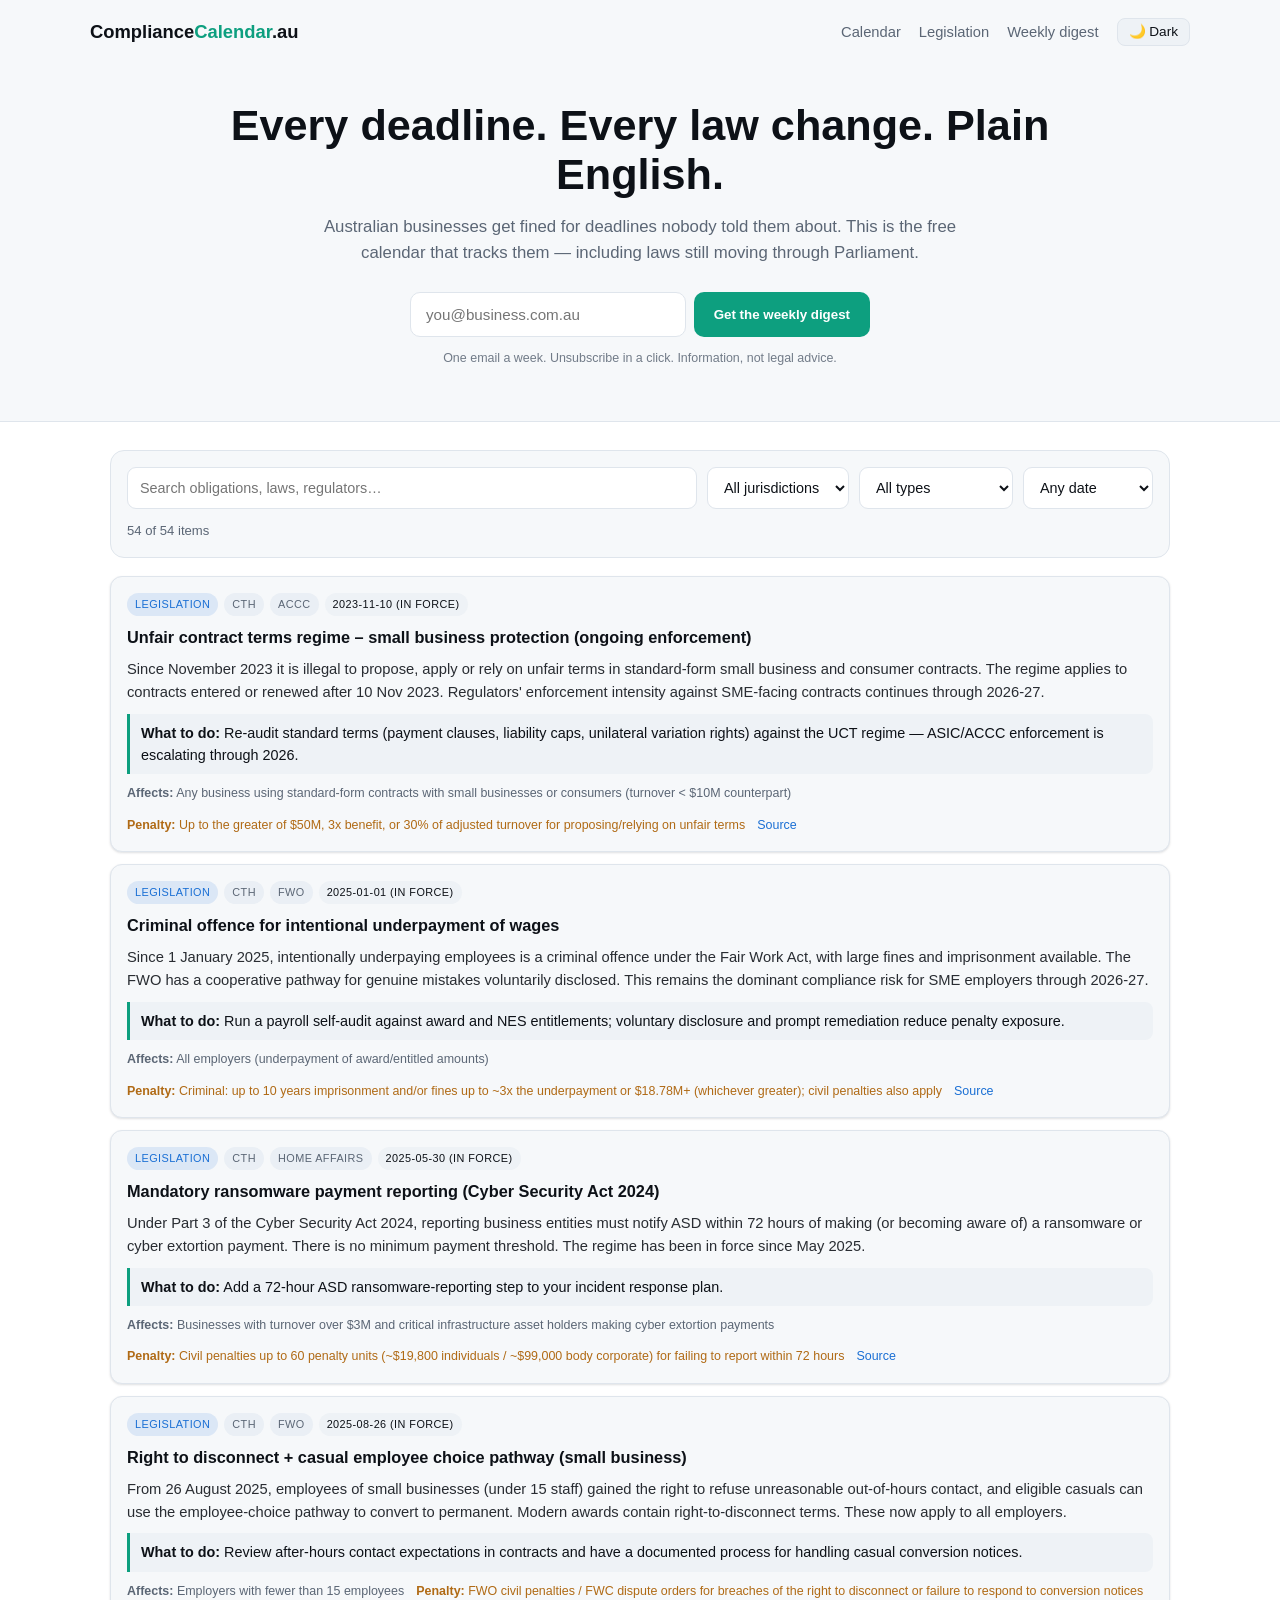
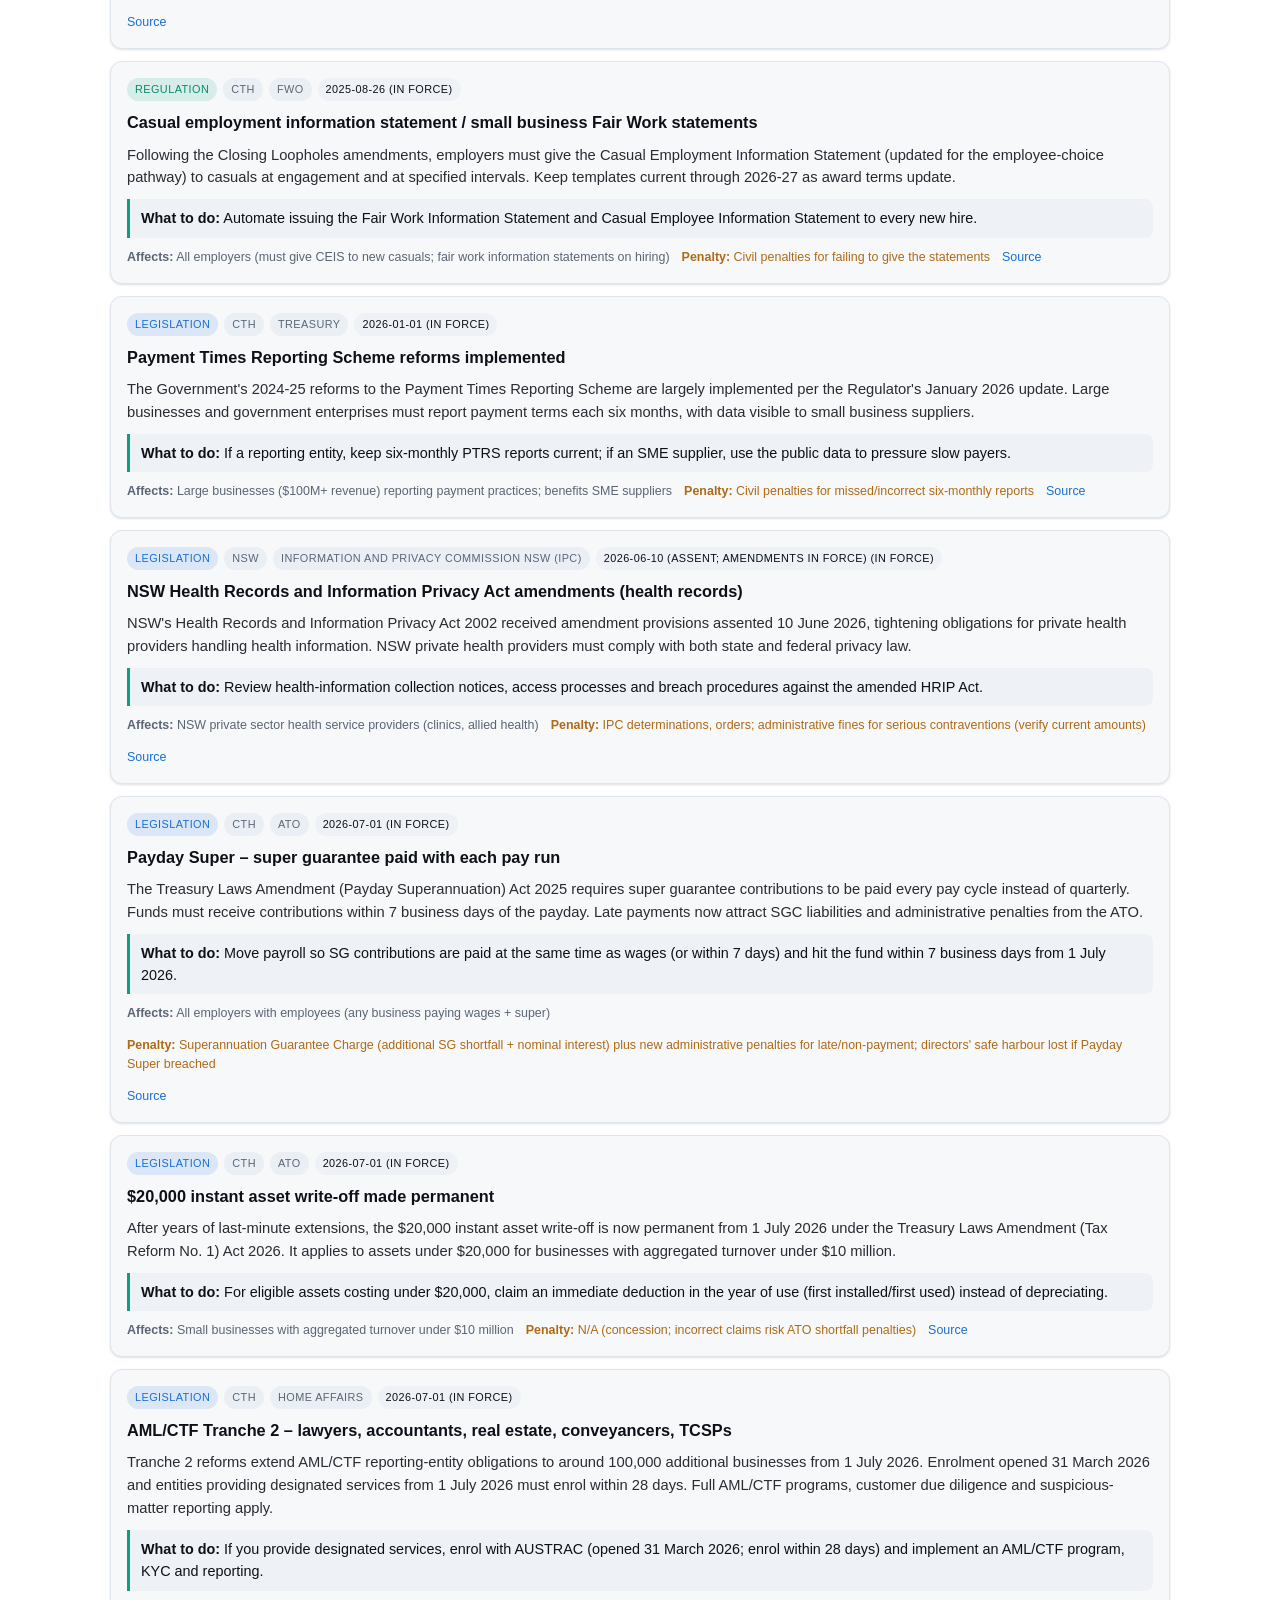
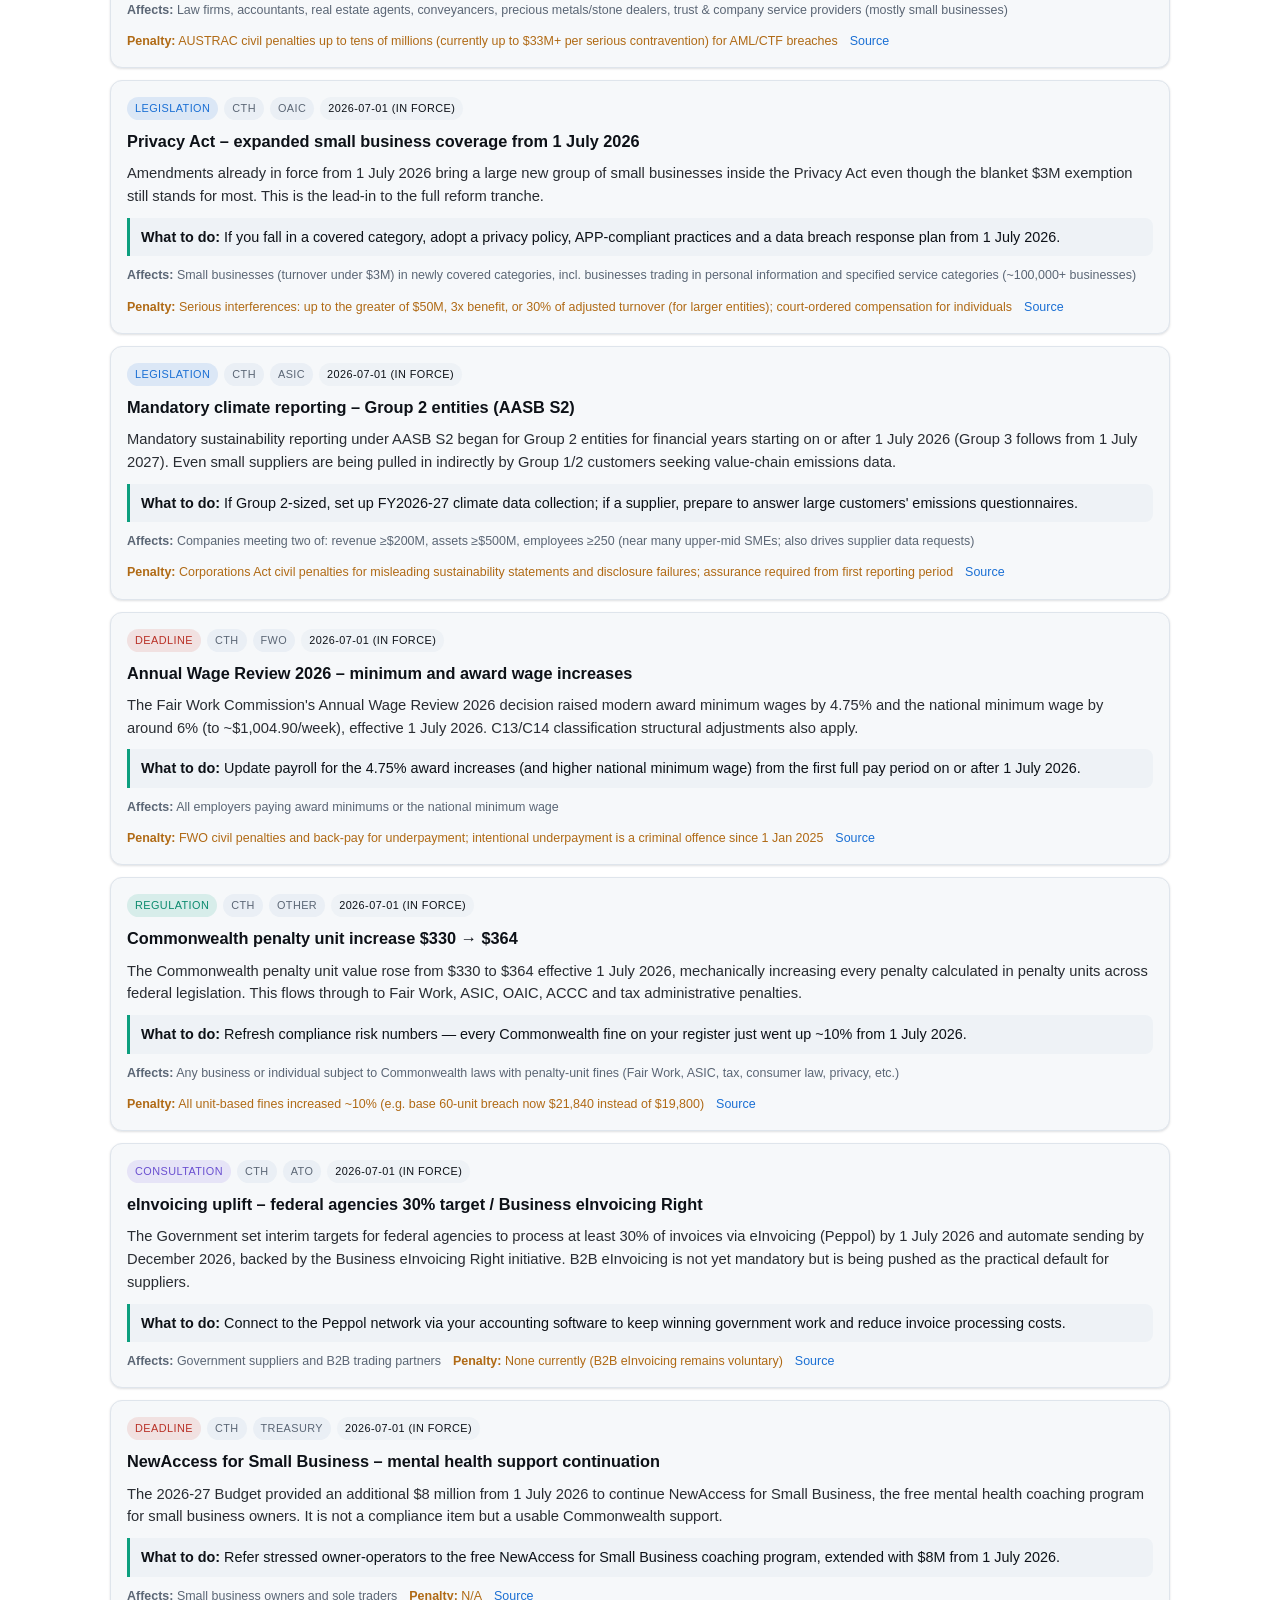
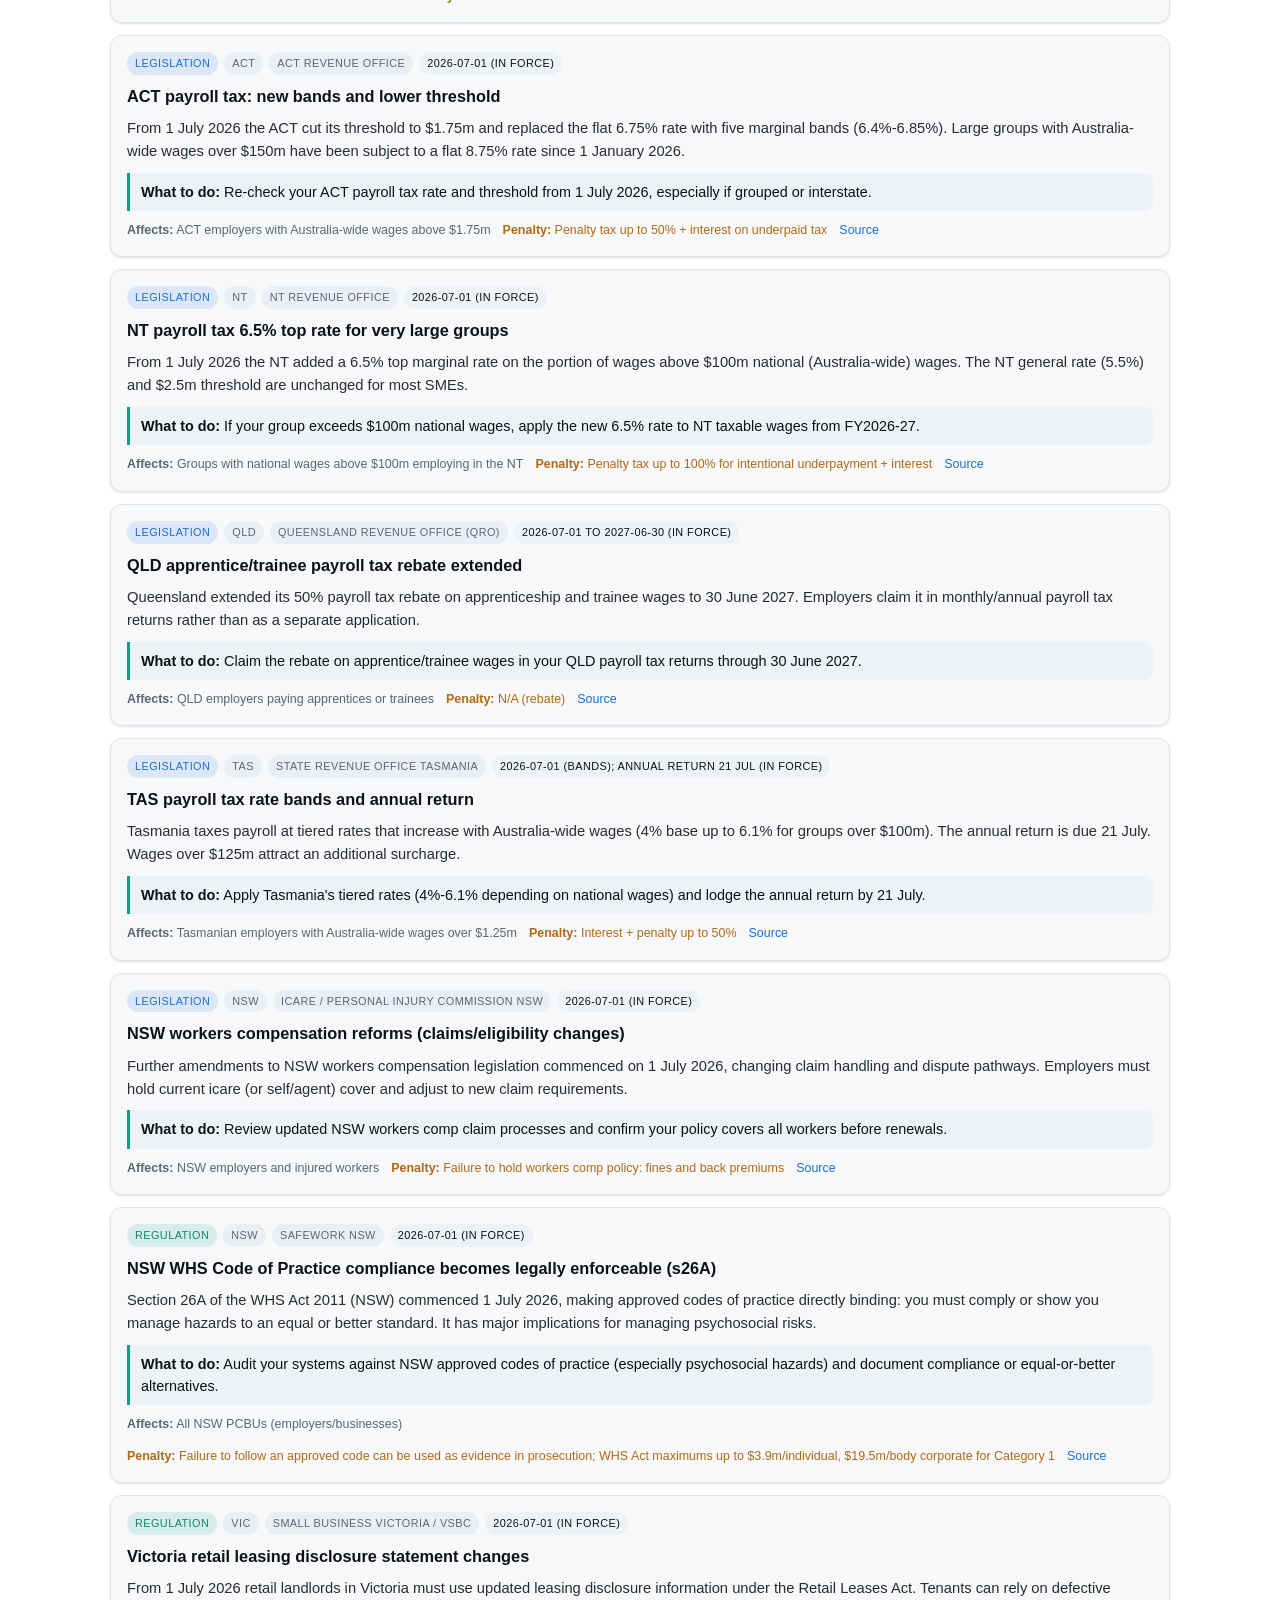
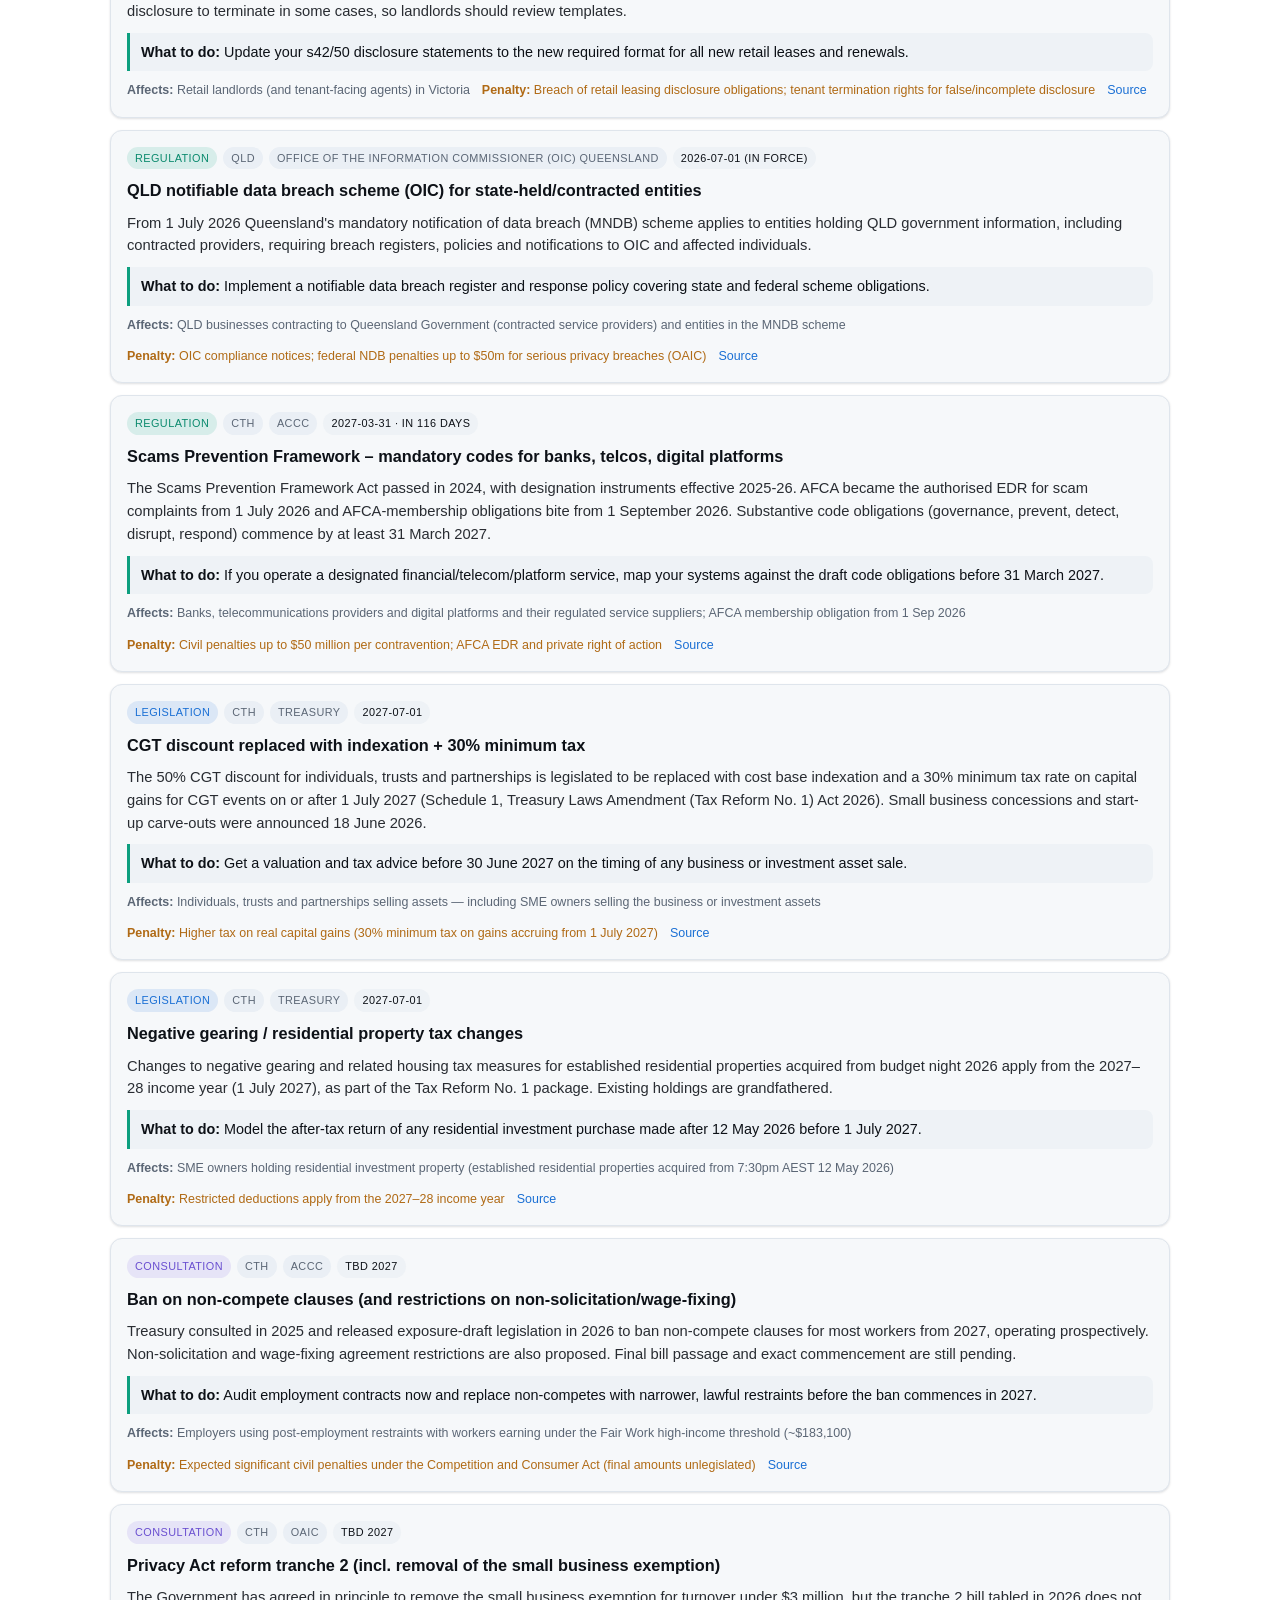
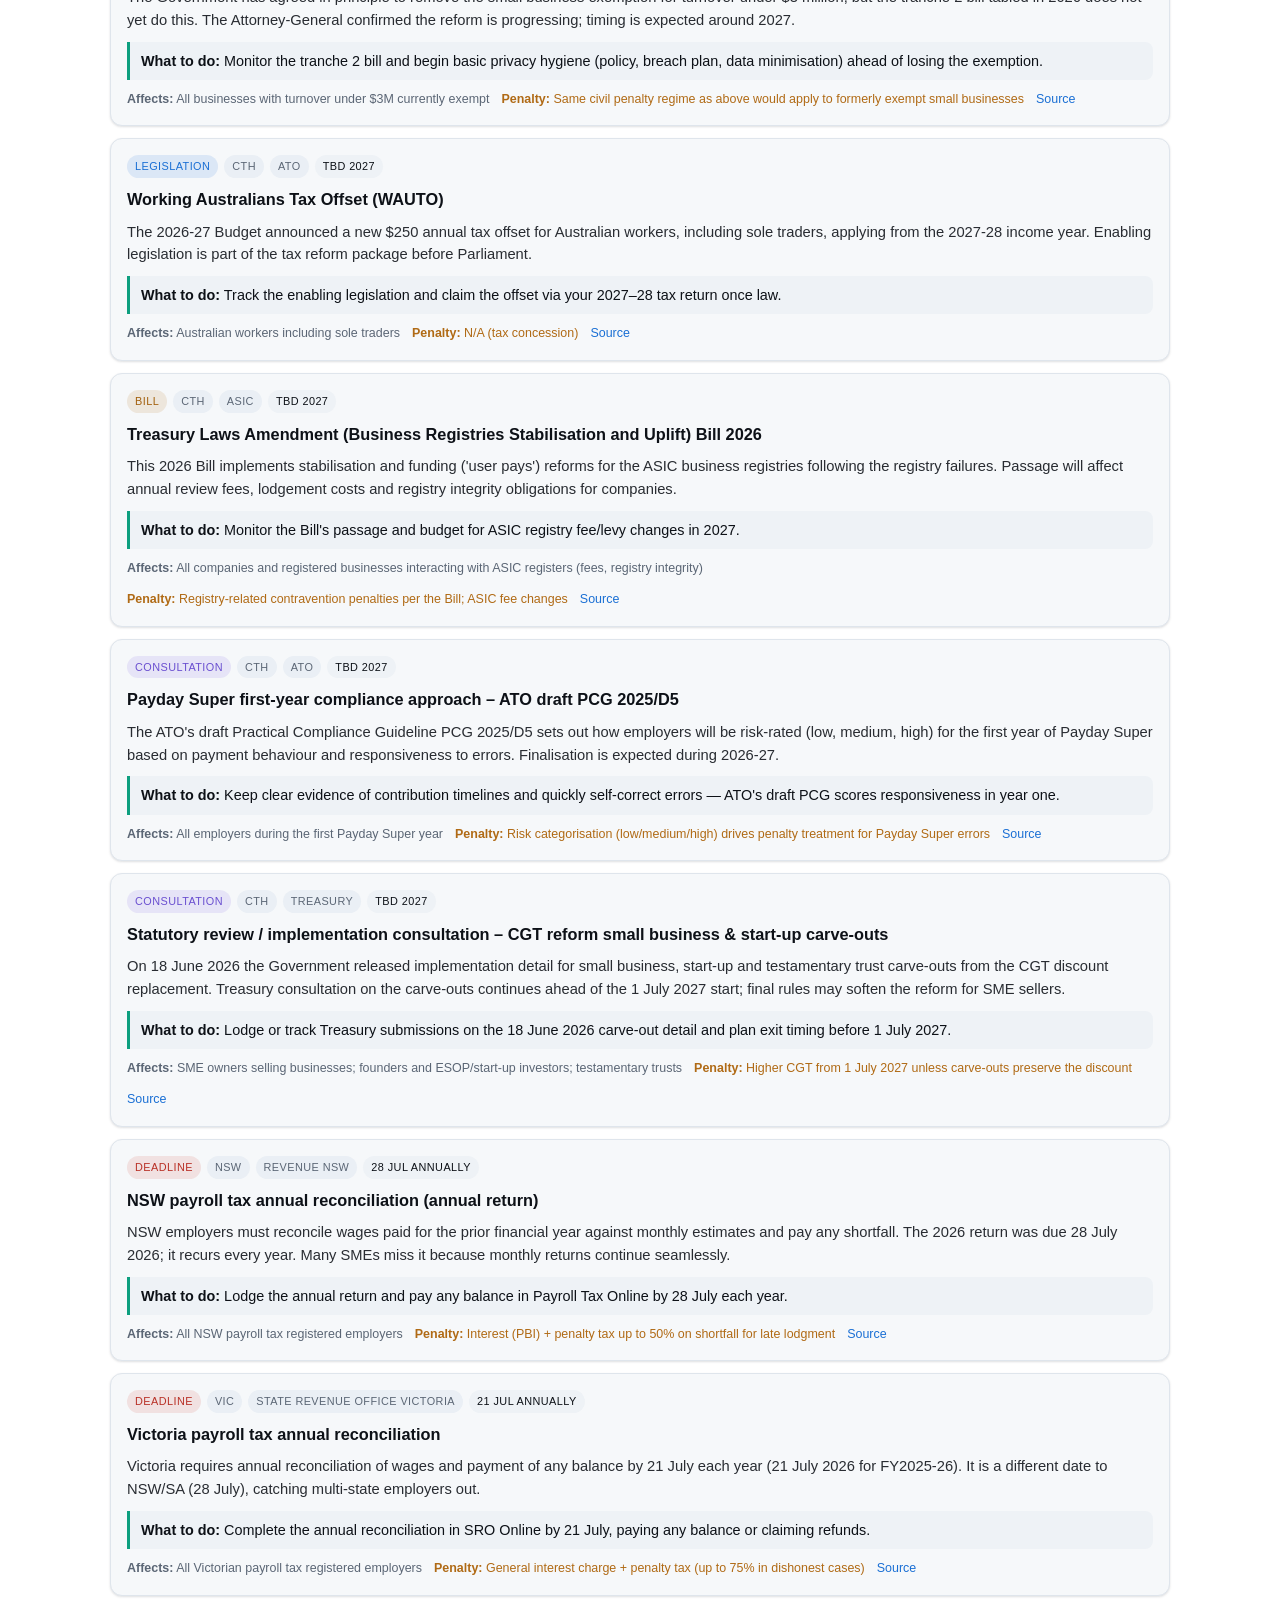
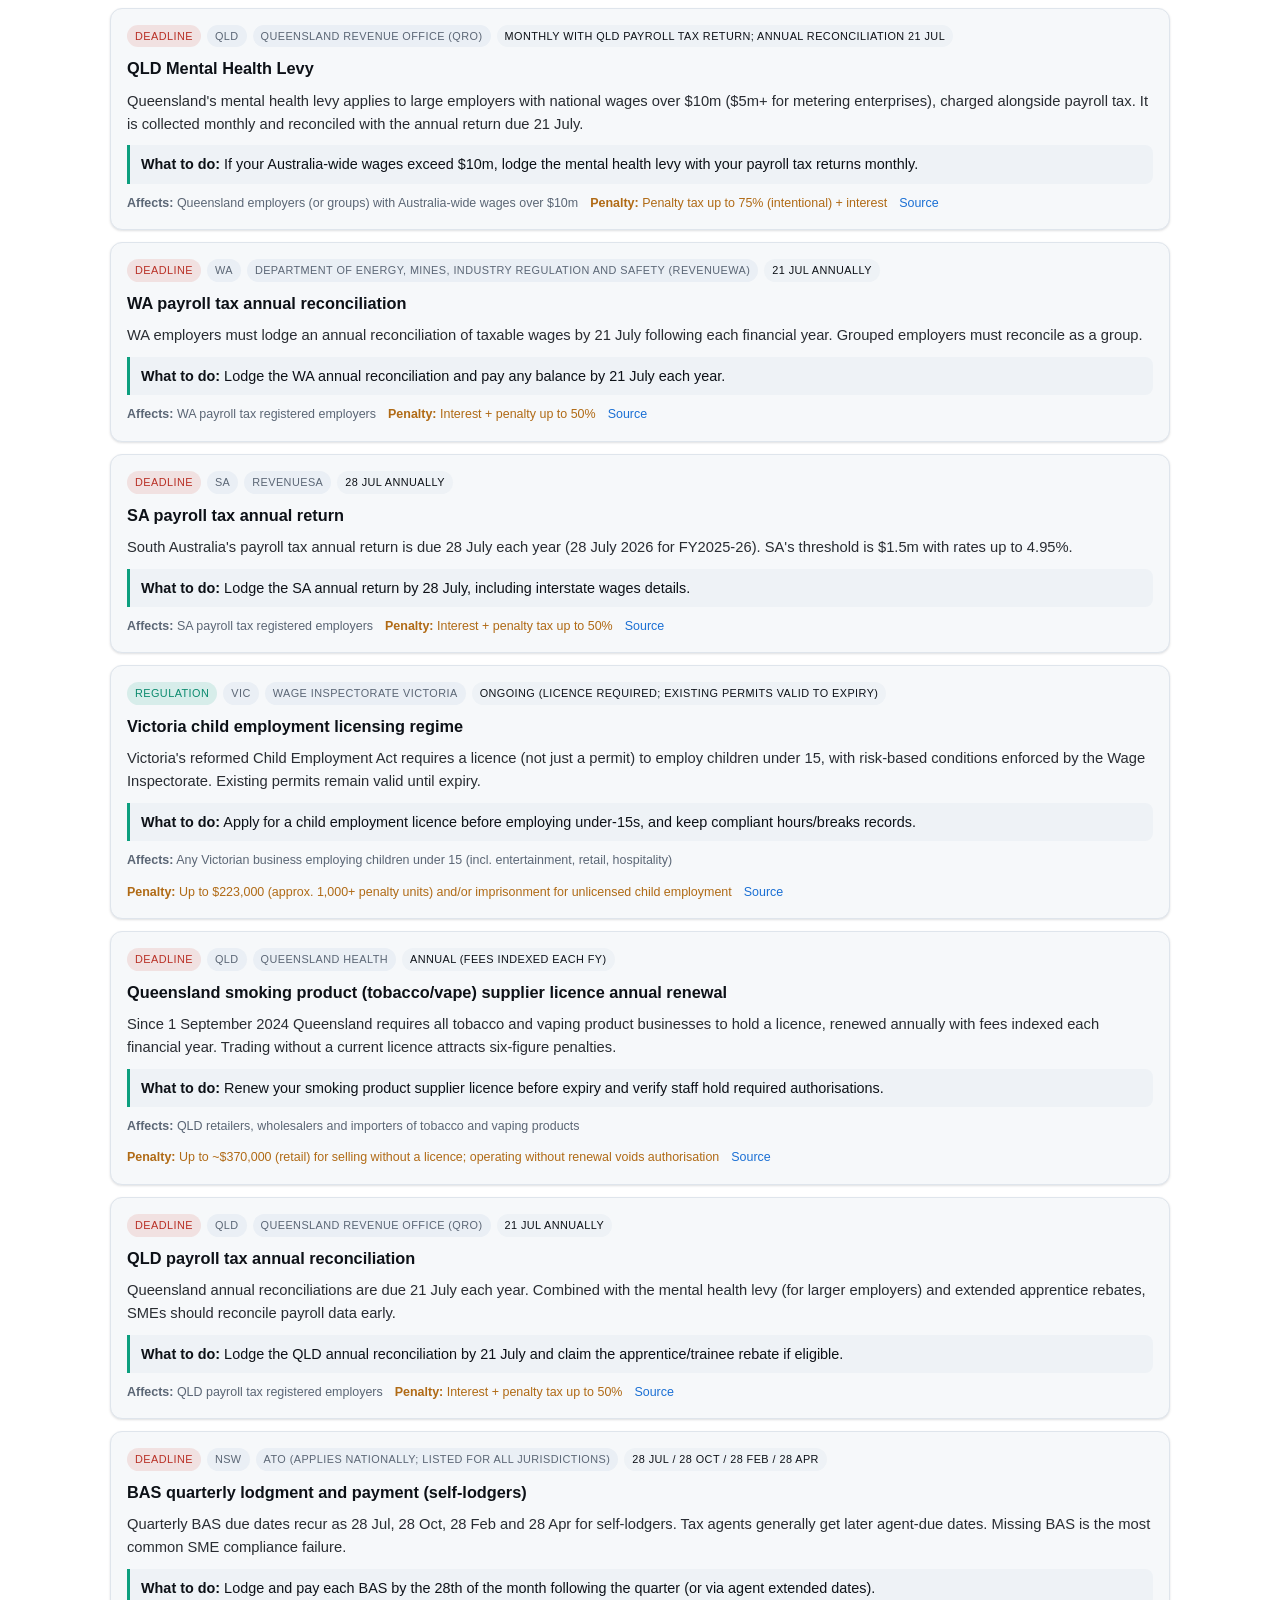
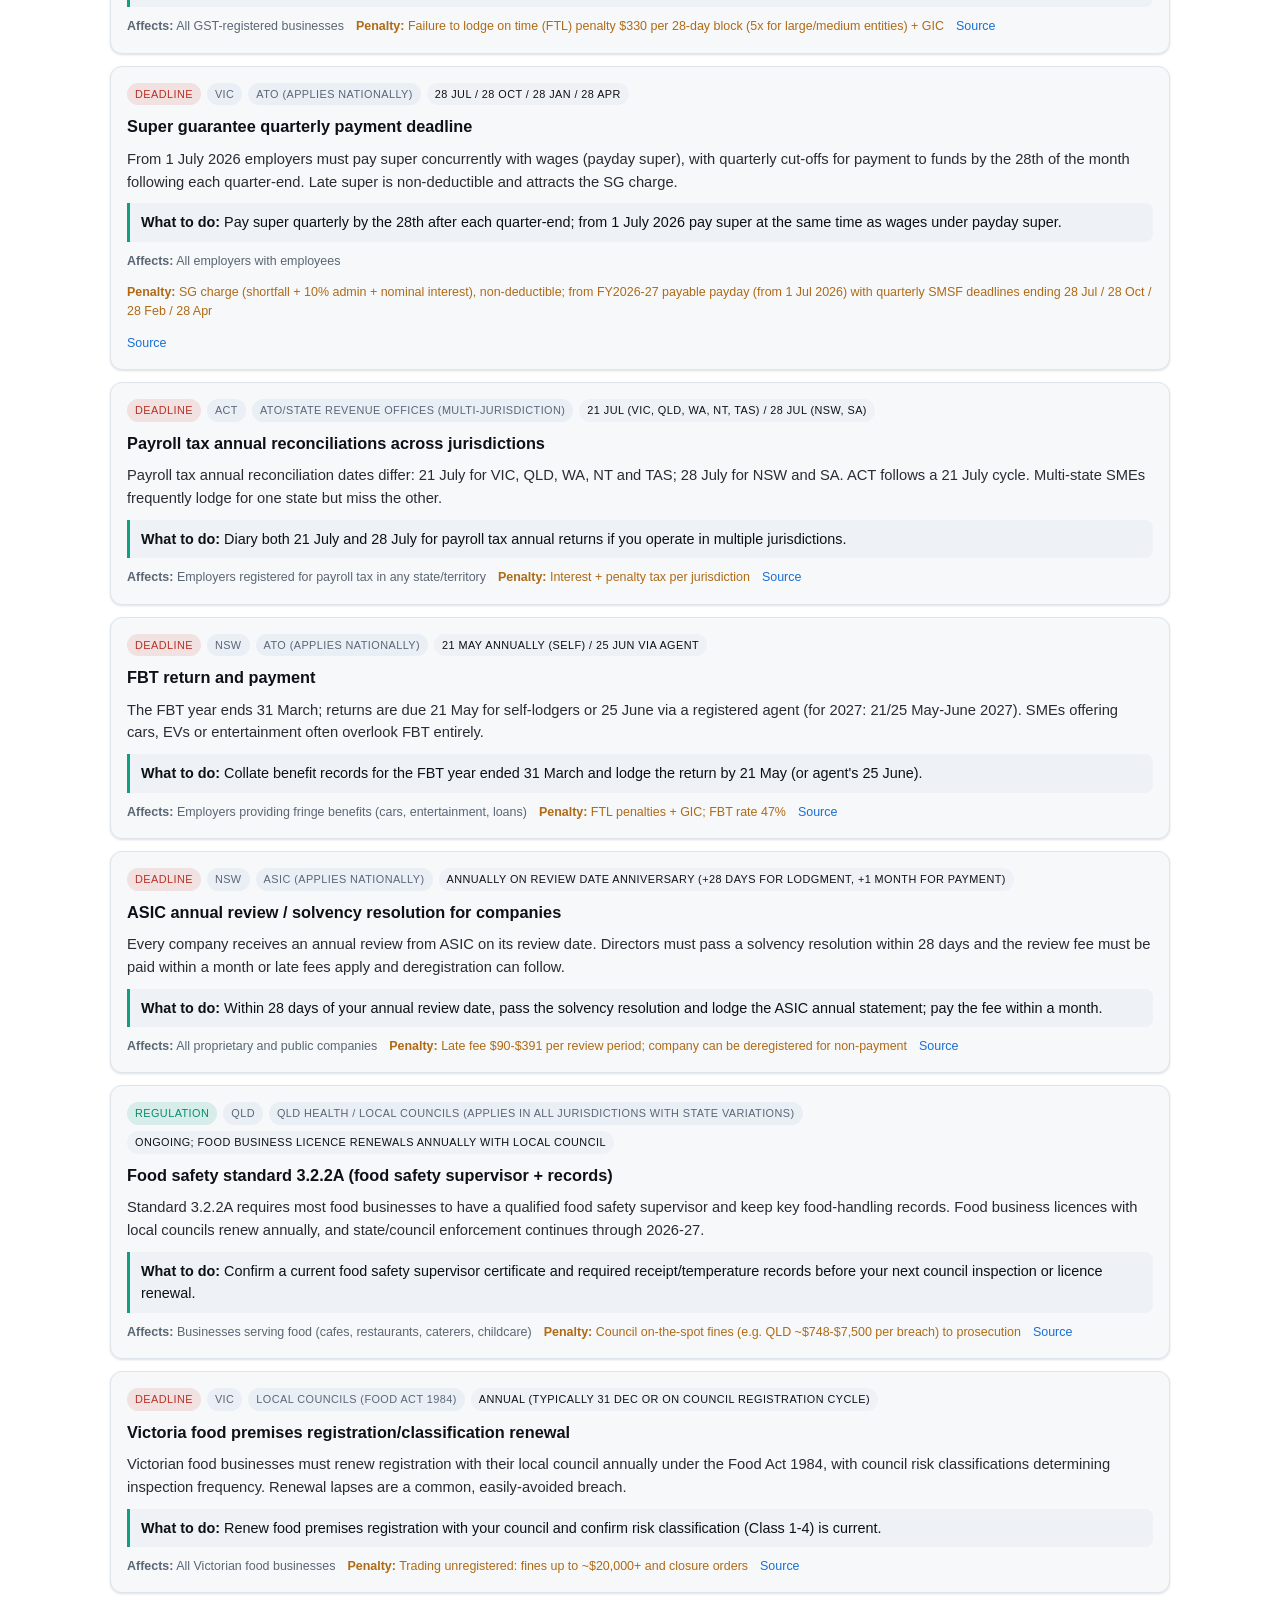
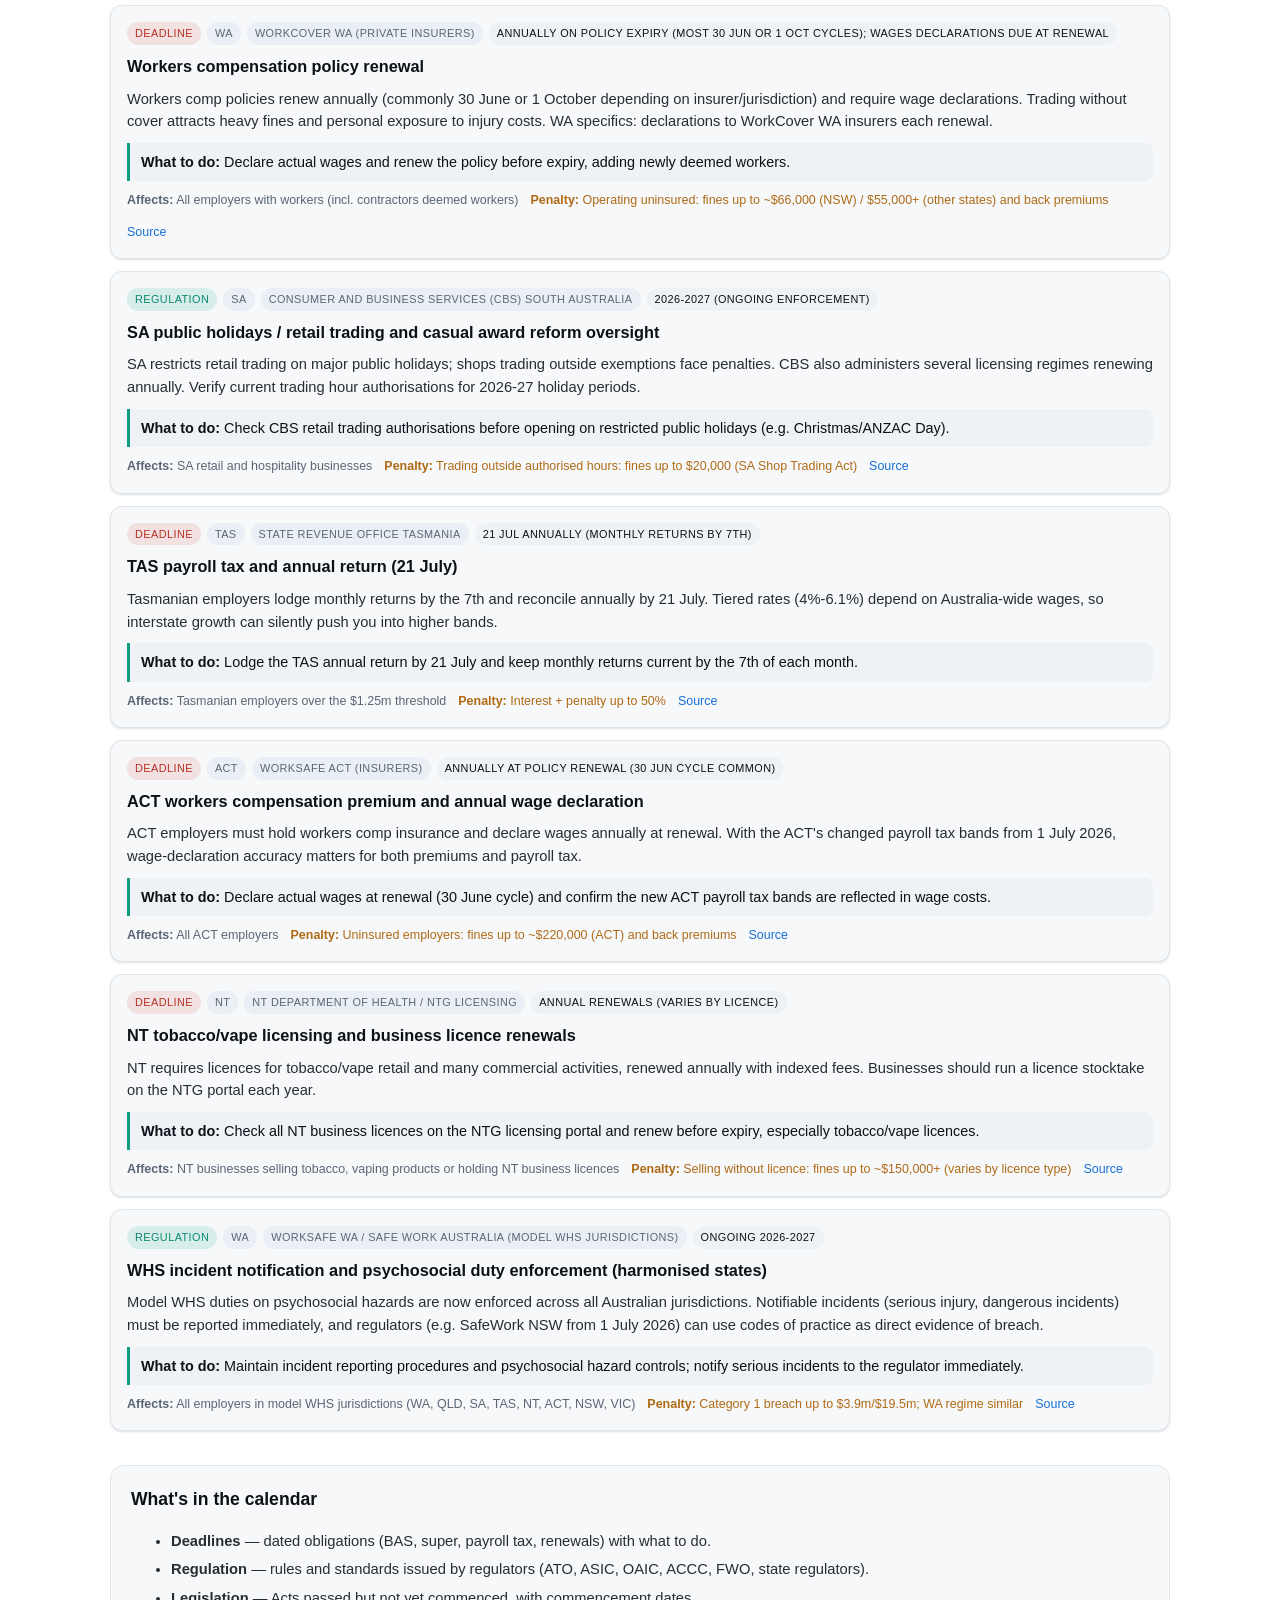
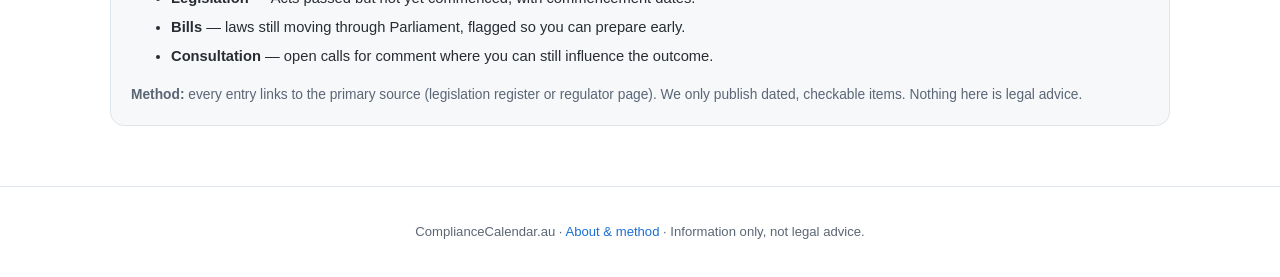
<file: index.html>
<!DOCTYPE html>
<html lang="en-AU">
<head>
<meta charset="utf-8">
<meta name="viewport" content="width=device-width, initial-scale=1">
<title>ComplianceCalendar.au — Every Australian business deadline and law change, in plain English</title>
<meta name="description" content="A free, plain-English calendar of Australian business compliance deadlines, regulator changes and legislation in progress. Filter by state, industry and business size.">
<link rel="stylesheet" href="styles.css">
<script>try{if(localStorage.getItem('cc-theme')==='dark')document.documentElement.setAttribute('data-theme','dark');}catch(e){}</script>
</head>
<body>
<header class="hero">
  <nav class="nav">
    <a class="brand" href="/">Compliance<span>Calendar</span>.au</a>
    <div class="nav-links">
      <a href="#calendar">Calendar</a>
      <a href="#legislation">Legislation</a>
      <a href="#subscribe">Weekly digest</a>
      <button id="themeToggle" class="theme-toggle" type="button" aria-label="Toggle dark mode">🌙 Dark</button>
    </div>
  </nav>
  <div class="hero-inner">
    <h1>Every deadline. Every law change. Plain English.</h1>
    <p class="sub">Australian businesses get fined for deadlines nobody told them about.
      This is the free calendar that tracks them — including laws still moving through Parliament.</p>
    <form class="signup" id="subscribe" data-endpoint="">
      <input type="email" name="email" placeholder="you@business.com.au" required>
      <button type="submit">Get the weekly digest</button>
    </form>
    <p class="fineprint">One email a week. Unsubscribe in a click. Information, not legal advice.</p>
  </div>
</header>

<main>
  <section class="controls" id="calendar">
    <div class="search-row">
      <input type="search" id="q" placeholder="Search obligations, laws, regulators…">
      <select id="jurisdiction">
        <option value="">All jurisdictions</option>
        <option>Cth</option><option>NSW</option><option>VIC</option><option>QLD</option>
        <option>WA</option><option>SA</option><option>TAS</option><option>ACT</option><option>NT</option>
        <option>CA</option>
      </select>
      <select id="type">
        <option value="">All types</option>
        <option value="legislation">Legislation</option>
        <option value="bill">Bill in Parliament</option>
        <option value="regulation">Regulation</option>
        <option value="deadline">Deadline</option>
        <option value="consultation">Consultation</option>
      </select>
      <select id="window">
        <option value="">Any date</option>
        <option value="30">Next 30 days</option>
        <option value="90">Next 90 days</option>
        <option value="2026">2026</option>
        <option value="2027">2027</option>
      </select>
    </div>
    <div class="counts" id="counts"></div>
  </section>

  <section id="results" class="results"></section>

  <section id="legislation" class="legend">
    <h2>What's in the calendar</h2>
    <ul>
      <li><b>Deadlines</b> — dated obligations (BAS, super, payroll tax, renewals) with what to do.</li>
      <li><b>Regulation</b> — rules and standards issued by regulators (ATO, ASIC, OAIC, ACCC, FWO, state regulators).</li>
      <li><b>Legislation</b> — Acts passed but not yet commenced, with commencement dates.</li>
      <li><b>Bills</b> — laws still moving through Parliament, flagged so you can prepare early.</li>
      <li><b>Consultation</b> — open calls for comment where you can still influence the outcome.</li>
    </ul>
    <p class="method"><b>Method:</b> every entry links to the primary source (legislation register or regulator page).
      We only publish dated, checkable items. Nothing here is legal advice.</p>
  </section>
</main>

<footer>
  <p>ComplianceCalendar.au · <a href="/about.html">About &amp; method</a> · Information only, not legal advice.</p>
</footer>

<script src="app.js"></script>
</body>
</html>
</file>
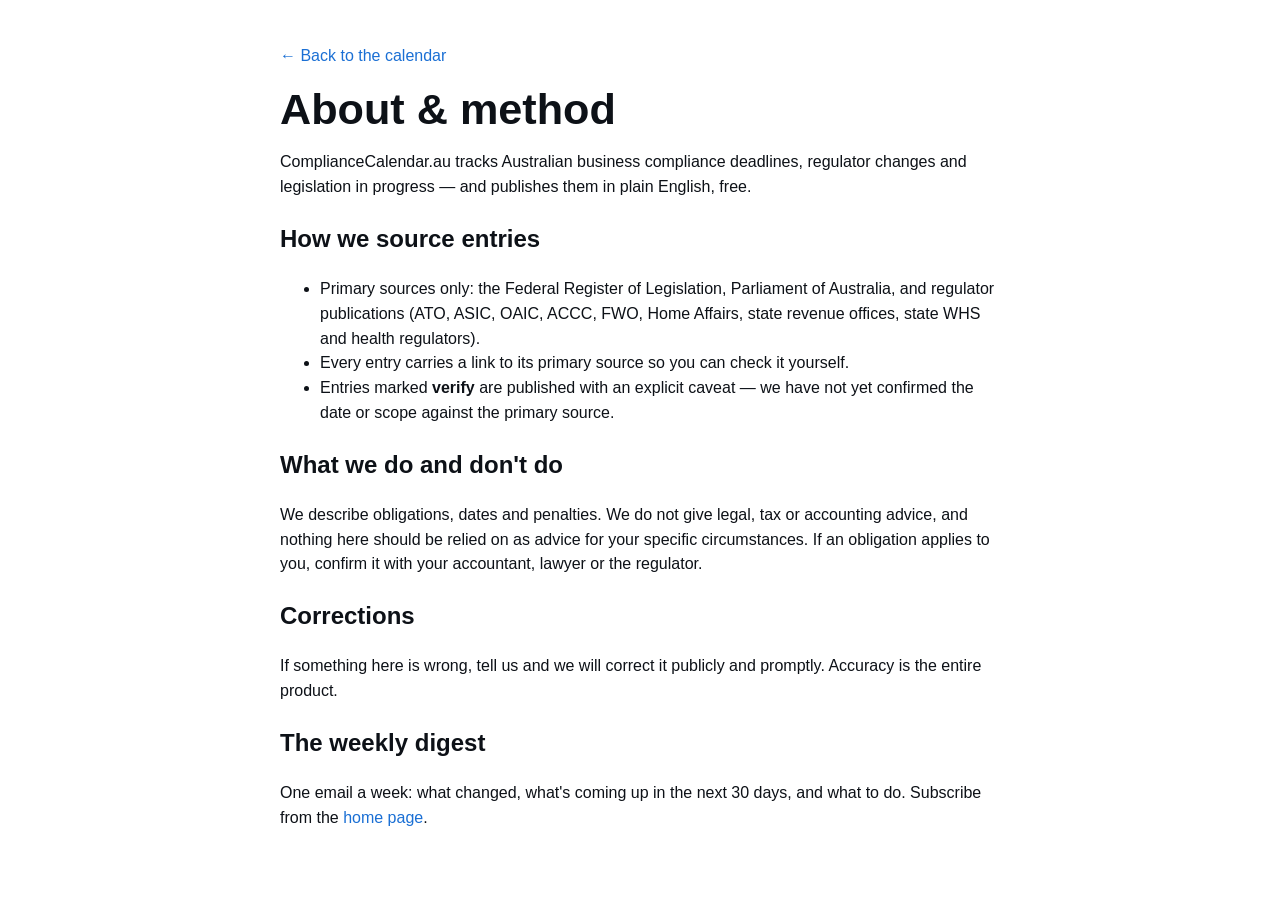
<file: about.html>
<!DOCTYPE html>
<html lang="en-AU">
<head>
<meta charset="utf-8">
<meta name="viewport" content="width=device-width, initial-scale=1">
<title>About &amp; method — ComplianceCalendar.au</title>
<link rel="stylesheet" href="styles.css">
<script>try{if(localStorage.getItem('cc-theme')==='dark')document.documentElement.setAttribute('data-theme','dark');}catch(e){}</script>
</head>
<body>
<main style="max-width:760px">
  <p><a href="/">← Back to the calendar</a></p>
  <h1>About &amp; method</h1>
  <p>ComplianceCalendar.au tracks Australian business compliance deadlines, regulator changes and
  legislation in progress — and publishes them in plain English, free.</p>

  <h2>How we source entries</h2>
  <ul>
    <li>Primary sources only: the Federal Register of Legislation, Parliament of Australia, and
      regulator publications (ATO, ASIC, OAIC, ACCC, FWO, Home Affairs, state revenue offices,
      state WHS and health regulators).</li>
    <li>Every entry carries a link to its primary source so you can check it yourself.</li>
    <li>Entries marked <b>verify</b> are published with an explicit caveat — we have not yet
      confirmed the date or scope against the primary source.</li>
  </ul>

  <h2>What we do and don't do</h2>
  <p>We describe obligations, dates and penalties. We do not give legal, tax or accounting advice,
  and nothing here should be relied on as advice for your specific circumstances. If an obligation
  applies to you, confirm it with your accountant, lawyer or the regulator.</p>

  <h2>Corrections</h2>
  <p>If something here is wrong, tell us and we will correct it publicly and promptly. Accuracy is
  the entire product.</p>

  <h2>The weekly digest</h2>
  <p>One email a week: what changed, what's coming up in the next 30 days, and what to do. Subscribe
  from the <a href="/#subscribe">home page</a>.</p>
</main>
</body>
</html>
</file>
<file: styles.css>
:root{
  --bg:#ffffff; --panel:#f6f8fa; --panel2:#eef2f6; --line:#dfe5ec;
  --ink:#0d1117; --muted:#5b6675; --accent:#0d9f7f; --accent2:#1a6fd4;
  --warn:#b06a15; --danger:#c9382f;
  --tag:#eaeff5; --tagink:#5b6675;
  --card-hover:#c9d4e0; --shadow:0 1px 2px rgba(16,24,40,.06),0 1px 3px rgba(16,24,40,.08);
}
[data-theme="dark"]{
  --bg:#0d1117; --panel:#161b22; --panel2:#1c2431; --line:#2a3240;
  --ink:#e6edf3; --muted:#8b98a9; --accent:#22d3a6; --accent2:#4a9eff;
  --warn:#f0a35e; --danger:#ff6b61;
  --tag:#243040; --tagink:#8b98a9;
  --card-hover:#3a4658; --shadow:0 4px 14px rgba(0,0,0,.35);
}
*{box-sizing:border-box}
body{margin:0;background:var(--bg);color:var(--ink);
  font:16px/1.55 -apple-system,"Segoe UI",Roboto,Helvetica,Arial,sans-serif;
  transition:background .15s,color .15s}
a{color:var(--accent2);text-decoration:none}
a:hover{text-decoration:underline}

.hero{background:var(--panel);border-bottom:1px solid var(--line);padding:0 20px 40px}
[data-theme="dark"] .hero{background:radial-gradient(1200px 500px at 70% -10%,rgba(34,211,166,.18),transparent),linear-gradient(180deg,#0f1620,#0d1117)}
.nav{max-width:1100px;margin:0 auto;display:flex;justify-content:space-between;align-items:center;padding:18px 0;gap:12px}
.brand{font-weight:700;font-size:1.15rem;color:var(--ink)}
.brand span{color:var(--accent)}
.nav-links{display:flex;align-items:center;gap:4px}
.nav-links a{margin-left:14px;color:var(--muted);font-size:.92rem}
.theme-toggle{margin-left:14px;background:var(--panel2);border:1px solid var(--line);color:var(--ink);
  border-radius:8px;padding:6px 11px;font-size:.85rem;cursor:pointer;line-height:1}
.theme-toggle:hover{border-color:var(--accent)}
.hero-inner{max-width:820px;margin:36px auto 0;text-align:center}
h1{font-size:clamp(1.7rem,4vw,2.7rem);line-height:1.15;margin:0 0 14px}
.sub{color:var(--muted);font-size:1.05rem;margin:0 auto 26px;max-width:640px}
.signup{display:flex;gap:8px;max-width:460px;margin:0 auto}
.signup input{flex:1;padding:13px 15px;border-radius:10px;border:1px solid var(--line);
  background:var(--bg);color:var(--ink);font-size:.95rem}
.signup button{padding:13px 20px;border:none;border-radius:10px;background:var(--accent);color:#fff;font-weight:700;cursor:pointer}
[data-theme="dark"] .signup button{color:#04231b}
.signup button:hover{filter:brightness(1.08)}
.fineprint{color:var(--muted);font-size:.78rem;margin-top:12px;opacity:.85}

main{max-width:1100px;margin:0 auto;padding:28px 20px 60px}
.controls{background:var(--panel);border:1px solid var(--line);border-radius:14px;padding:16px}
.search-row{display:flex;flex-wrap:wrap;gap:10px}
.search-row input,.search-row select{padding:11px 12px;border-radius:9px;border:1px solid var(--line);
  background:var(--bg);color:var(--ink);font-size:.9rem}
.search-row input{flex:1;min-width:220px}
.counts{color:var(--muted);font-size:.82rem;margin-top:12px}

.results{margin-top:18px;display:grid;gap:12px}
.card{background:var(--panel);border:1px solid var(--line);border-radius:12px;padding:16px;
  box-shadow:var(--shadow);transition:border-color .15s}
.card:hover{border-color:var(--card-hover)}
.card h3{margin:0 0 6px;font-size:1.02rem}
.tags{display:flex;flex-wrap:wrap;gap:6px;margin-bottom:9px}
.tag{font-size:.68rem;text-transform:uppercase;letter-spacing:.04em;padding:3px 8px;border-radius:999px;
  background:var(--tag);color:var(--tagink)}
.tag.type-legislation{background:rgba(26,111,212,.12);color:#1a6fd4}
.tag.type-bill{background:rgba(176,106,21,.13);color:#a3610f}
.tag.type-regulation{background:rgba(13,159,127,.13);color:#0b8a6e}
.tag.type-deadline{background:rgba(201,56,47,.12);color:#b93127}
.tag.type-consultation{background:rgba(122,92,219,.13);color:#6a4fd0}
[data-theme="dark"] .tag.type-legislation{background:rgba(74,158,255,.18);color:#8cc4ff}
[data-theme="dark"] .tag.type-bill{background:rgba(240,163,94,.16);color:#f3bb84}
[data-theme="dark"] .tag.type-regulation{background:rgba(34,211,166,.16);color:#7ce3c6}
[data-theme="dark"] .tag.type-deadline{background:rgba(255,107,97,.16);color:#ff9d95}
[data-theme="dark"] .tag.type-consultation{background:rgba(160,140,255,.16);color:#bcaeff}
.tag.date{background:var(--panel2);color:var(--ink)}
.summary{color:var(--ink);opacity:.88;font-size:.92rem;margin:8px 0}
.what{font-size:.9rem;color:var(--ink);background:var(--panel2);border-left:3px solid var(--accent);
  padding:8px 11px;border-radius:0 8px 8px 0;margin:10px 0}
.meta{color:var(--muted);font-size:.78rem;display:flex;flex-wrap:wrap;gap:12px}
.meta .pen{color:var(--warn)}
.empty{color:var(--muted);padding:30px;text-align:center}

.legend{margin-top:34px;background:var(--panel);border:1px solid var(--line);border-radius:14px;padding:20px}
.legend h2{margin-top:0;font-size:1.1rem}
.legend li{margin-bottom:6px;color:var(--ink);opacity:.88;font-size:.92rem}
.method{color:var(--muted);font-size:.86rem;margin-bottom:0}

footer{border-top:1px solid var(--line);padding:22px 20px;text-align:center;color:var(--muted);font-size:.82rem}
</file>
